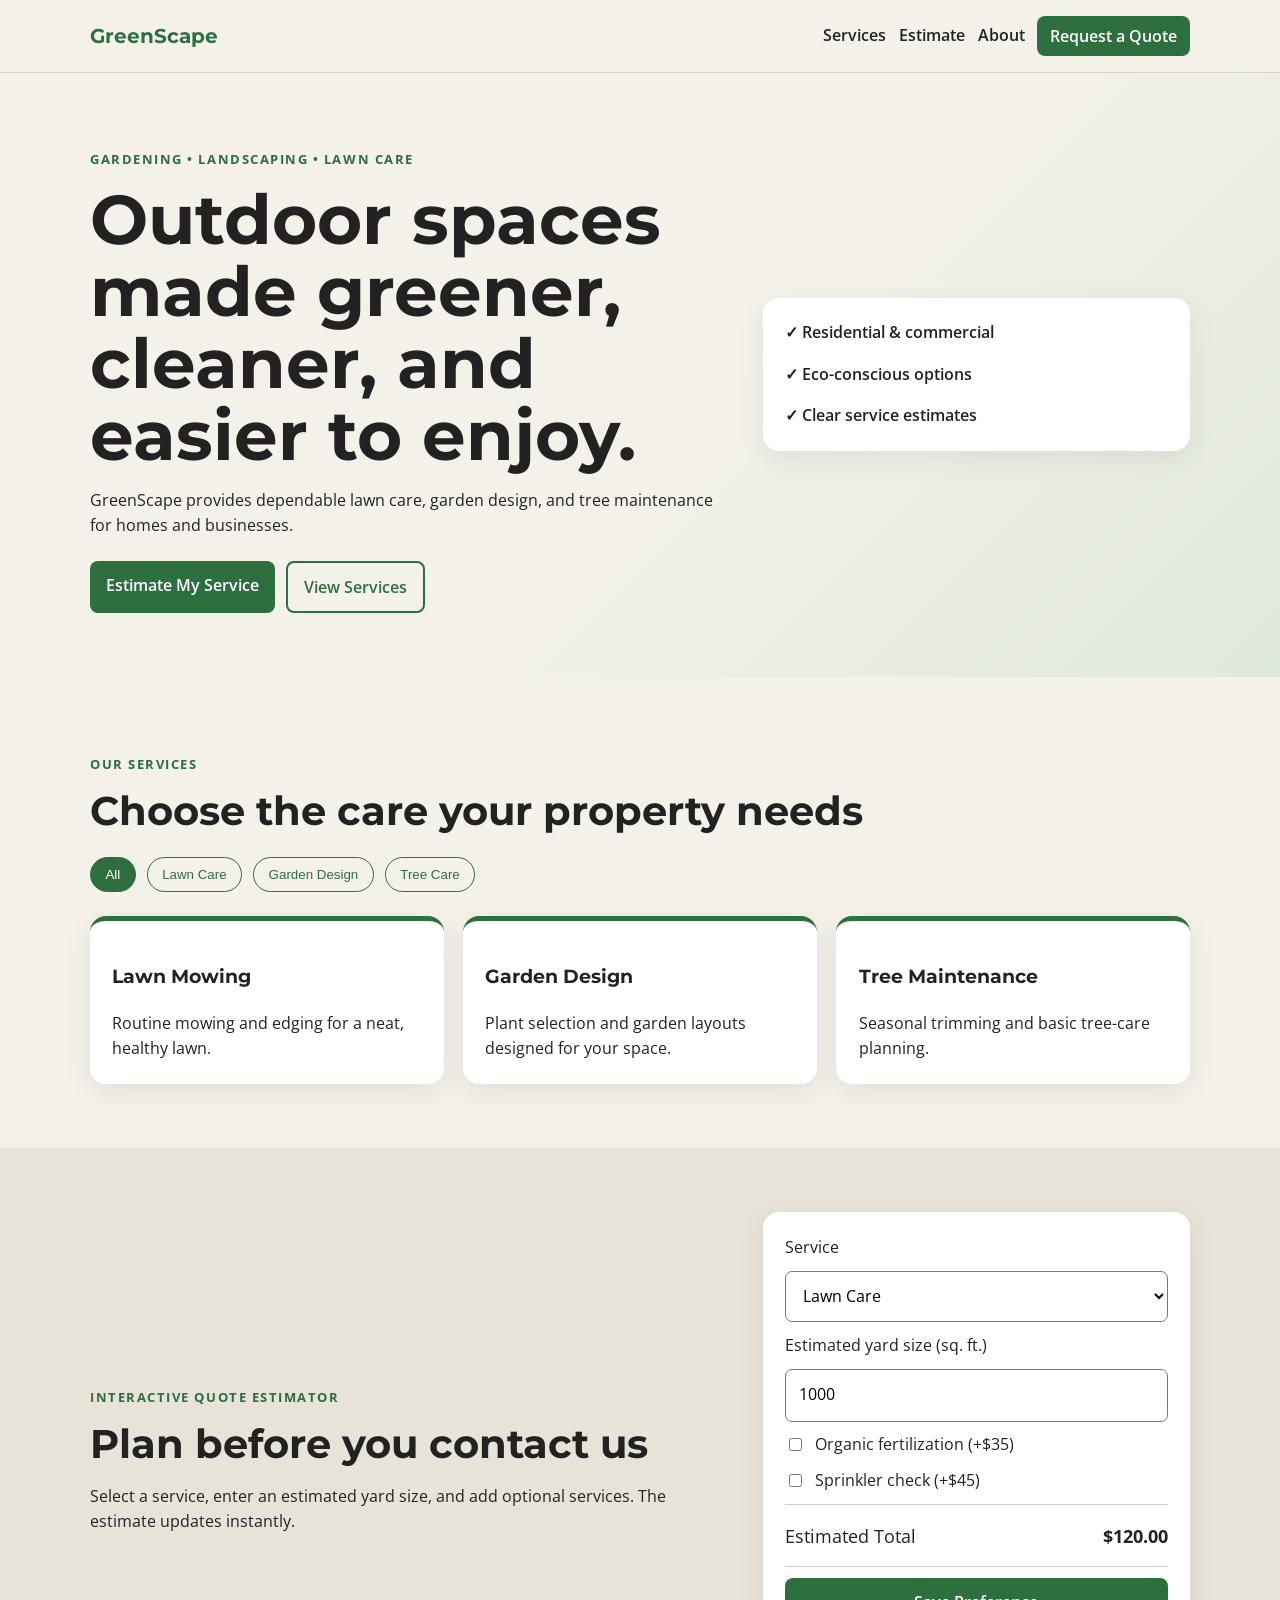
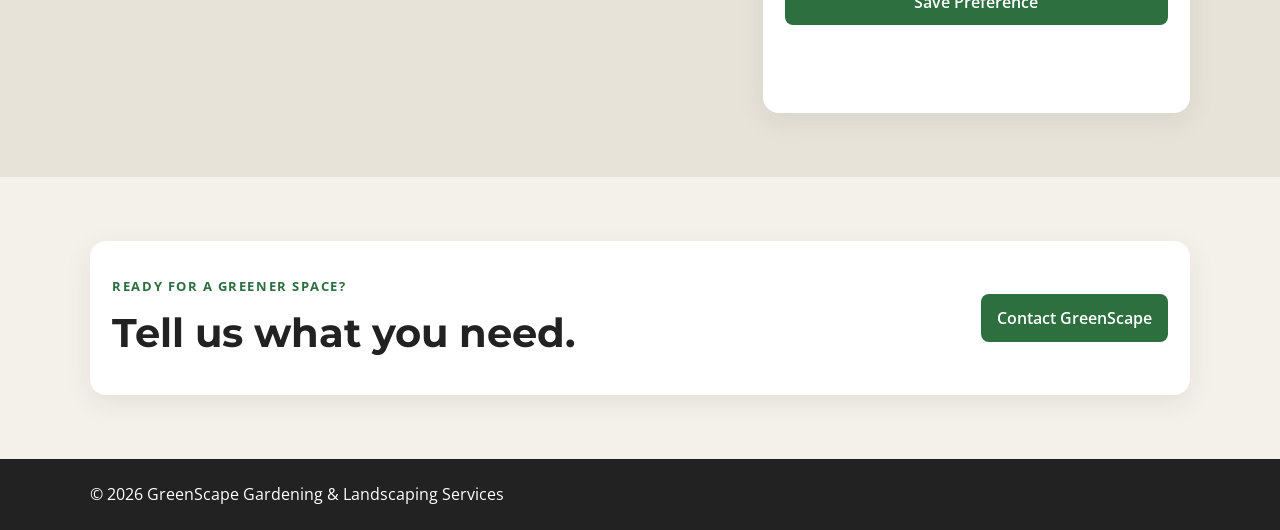
<file: index.html>
<!DOCTYPE html>
<html lang="en">
<head>
  <meta charset="UTF-8">
  <meta name="viewport" content="width=device-width, initial-scale=1.0">
  <title>GreenScape Gardening & Landscaping</title>
  <link rel="preconnect" href="https://fonts.googleapis.com">
  <link rel="preconnect" href="https://fonts.gstatic.com" crossorigin>
  <link href="https://fonts.googleapis.com/css2?family=Montserrat:wght@600;700&family=Open+Sans:wght@400;600&display=swap" rel="stylesheet">
  <link rel="stylesheet" href="styles.css">
</head>
<body>
<header>
  <nav class="nav container" aria-label="Main navigation">
    <a class="brand" href="index.html">GreenScape</a>
    <div class="nav-links">
      <a href="#services">Services</a><a href="#estimate">Estimate</a>
      <a href="about.html">About</a><a class="button small" href="contact.html">Request a Quote</a>
    </div>
  </nav>
</header>
<main>
  <section class="hero">
    <div class="container hero-grid">
      <div>
        <p class="eyebrow">Gardening • Landscaping • Lawn Care</p>
        <h1>Outdoor spaces made greener, cleaner, and easier to enjoy.</h1>
        <p>GreenScape provides dependable lawn care, garden design, and tree maintenance for homes and businesses.</p>
        <div class="actions"><a class="button" href="#estimate">Estimate My Service</a><a class="button secondary" href="#services">View Services</a></div>
      </div>
      <div class="hero-card" aria-label="GreenScape service highlights">
        <span>✓ Residential & commercial</span><span>✓ Eco-conscious options</span><span>✓ Clear service estimates</span>
      </div>
    </div>
  </section>

  <section id="services" class="section container">
    <p class="eyebrow">Our services</p><h2>Choose the care your property needs</h2>
    <div class="filter-row" aria-label="Filter services">
      <button class="filter active" data-category="all">All</button>
      <button class="filter" data-category="lawn">Lawn Care</button>
      <button class="filter" data-category="garden">Garden Design</button>
      <button class="filter" data-category="tree">Tree Care</button>
    </div>
    <div id="serviceCards" class="services-container"></div>
  </section>

  <section id="estimate" class="section surface">
    <div class="container estimate-grid">
      <div><p class="eyebrow">Interactive quote estimator</p><h2>Plan before you contact us</h2>
      <p>Select a service, enter an estimated yard size, and add optional services. The estimate updates instantly.</p></div>
      <form id="estimateForm" class="panel">
        <label for="service">Service</label>
        <select id="service"><option value="lawn">Lawn Care</option><option value="garden">Garden Design</option><option value="tree">Tree Maintenance</option></select>
        <label for="sqft">Estimated yard size (sq. ft.)</label>
        <input id="sqft" type="number" min="100" value="1000">
        <label class="check"><input id="organic" type="checkbox"> Organic fertilization (+$35)</label>
        <label class="check"><input id="sprinkler" type="checkbox"> Sprinkler check (+$45)</label>
        <div class="total">Estimated Total <strong id="total">$120.00</strong></div>
        <button type="button" id="savePreference" class="button">Save Preference</button>
        <p id="saveMessage" class="status" aria-live="polite"></p>
      </form>
    </div>
  </section>

  <section class="section container">
    <div class="cta"><div><p class="eyebrow">Ready for a greener space?</p><h2>Tell us what you need.</h2></div>
    <a class="button" href="pages/contact.html">Contact GreenScape</a></div>
  </section>
</main>
<footer><div class="container">© 2026 GreenScape Gardening & Landscaping Services</div></footer>
<script src="script.js"></script>
</body>
</html>
</file>
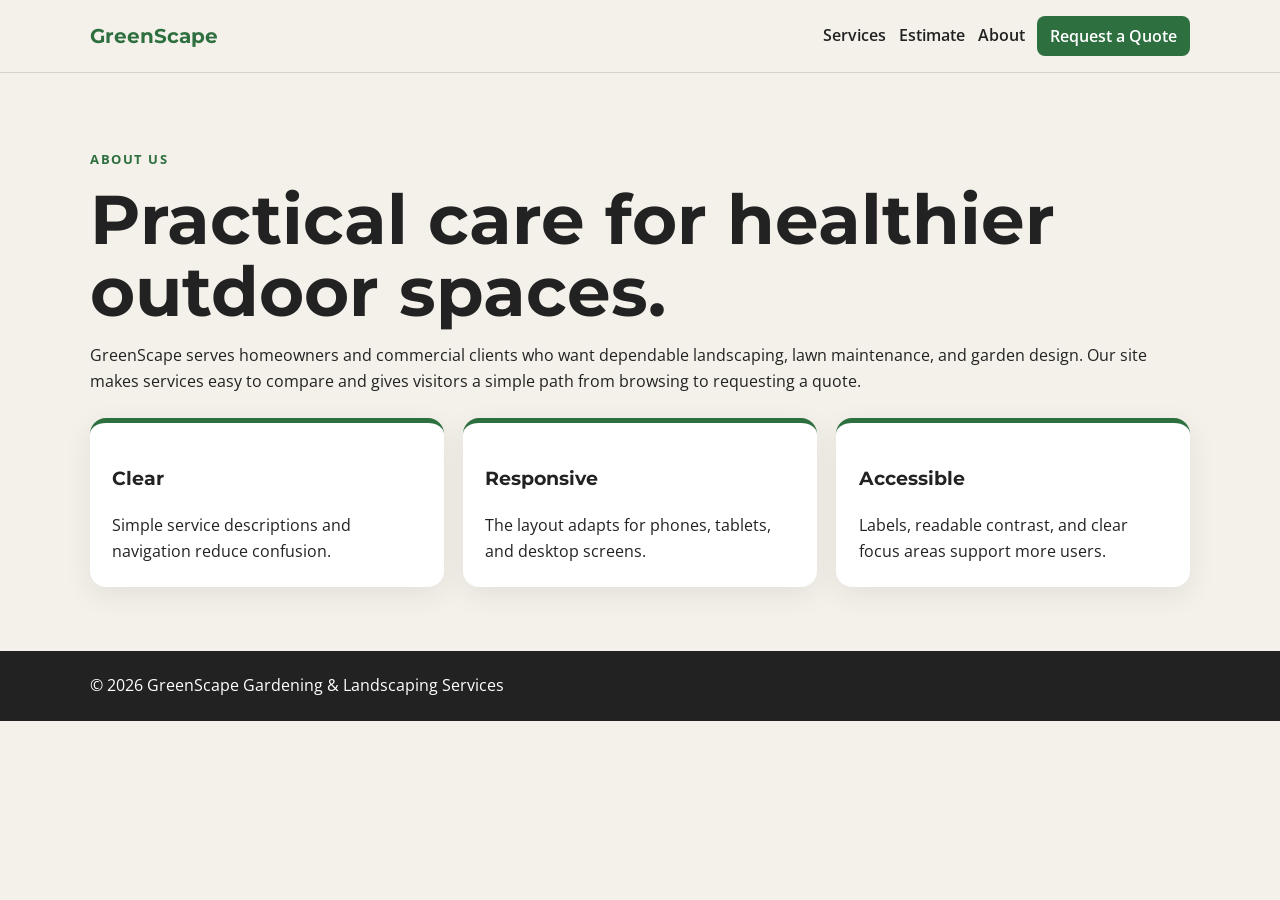
<file: about.html>
<!DOCTYPE html><html lang="en"><head><meta charset="UTF-8"><meta name="viewport" content="width=device-width,initial-scale=1"><title>About | GreenScape</title><link rel="preconnect" href="https://fonts.googleapis.com"><link rel="preconnect" href="https://fonts.gstatic.com" crossorigin><link href="https://fonts.googleapis.com/css2?family=Montserrat:wght@600;700&family=Open+Sans:wght@400;600&display=swap" rel="stylesheet"><link rel="stylesheet" href="../styles.css"></head><body><header><nav class="nav container"><a class="brand" href="../index.html">GreenScape</a><div class="nav-links"><a href="../index.html#services">Services</a><a href="../index.html#estimate">Estimate</a><a href="about.html">About</a><a class="button small" href="contact.html">Request a Quote</a></div></nav></header><main class="section container"><p class="eyebrow">About us</p><h1>Practical care for healthier outdoor spaces.</h1><p>GreenScape serves homeowners and commercial clients who want dependable landscaping, lawn maintenance, and garden design. Our site makes services easy to compare and gives visitors a simple path from browsing to requesting a quote.</p><div class="services-container"><article class="card service-card"><h3>Clear</h3><p>Simple service descriptions and navigation reduce confusion.</p></article><article class="card service-card"><h3>Responsive</h3><p>The layout adapts for phones, tablets, and desktop screens.</p></article><article class="card service-card"><h3>Accessible</h3><p>Labels, readable contrast, and clear focus areas support more users.</p></article></div></main><footer><div class="container">© 2026 GreenScape Gardening & Landscaping Services</div></footer></body></html>
</file>
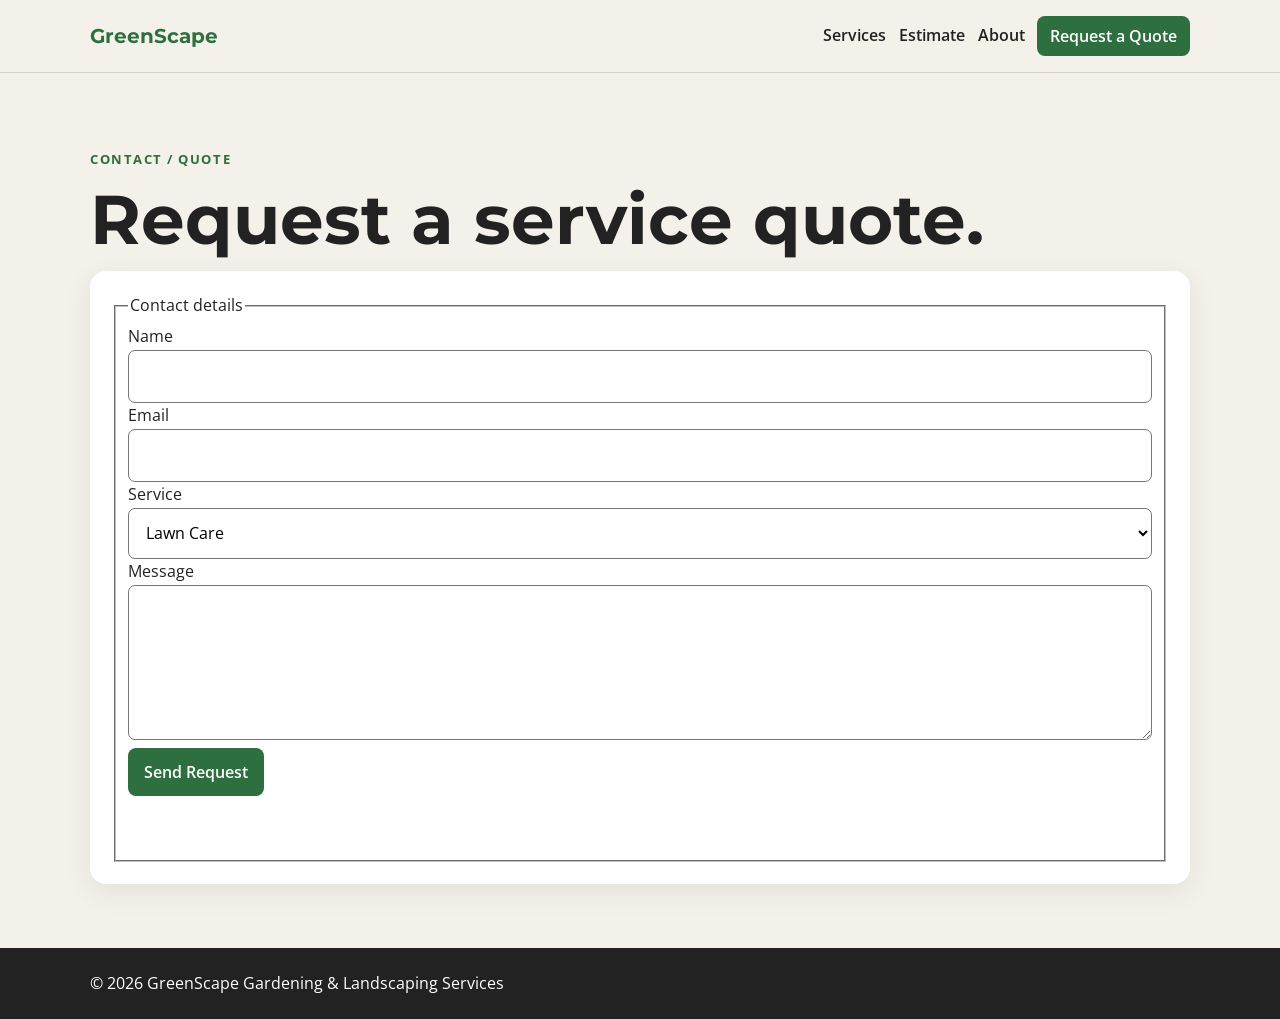
<file: contact.html>
<!DOCTYPE html><html lang="en"><head><meta charset="UTF-8"><meta name="viewport" content="width=device-width,initial-scale=1"><title>Contact | GreenScape</title><link rel="preconnect" href="https://fonts.googleapis.com"><link rel="preconnect" href="https://fonts.gstatic.com" crossorigin><link href="https://fonts.googleapis.com/css2?family=Montserrat:wght@600;700&family=Open+Sans:wght@400;600&display=swap" rel="stylesheet"><link rel="stylesheet" href="styles.css"></head><body><header><nav class="nav container"><a class="brand" href="index.html">GreenScape</a><div class="nav-links"><a href="index.html#services">Services</a><a href="index.html#estimate">Estimate</a><a href="about.html">About</a><a class="button small" href="contact.html">Request a Quote</a></div></nav></header><main class="section container"><p class="eyebrow">Contact / Quote</p><h1>Request a service quote.</h1><div id="welcome" class="welcome" hidden>Welcome back! We remembered your saved package.</div><form id="contactForm" class="panel" novalidate><fieldset><legend>Contact details</legend><label for="name">Name</label><input id="name" required><small id="name-error" class="error-msg"></small><label for="client-email">Email</label><input id="client-email" type="email" required><small id="email-error" class="error-msg"></small><label for="contact-service">Service</label><select id="contact-service"><option value="lawn">Lawn Care</option><option value="garden">Garden Design</option><option value="tree">Tree Maintenance</option></select><label for="message">Message</label><textarea id="message" rows="5" required></textarea><small id="message-error" class="error-msg"></small><button class="button" type="submit">Send Request</button><p id="formStatus" class="status" aria-live="polite"></p></fieldset></form></main><footer><div class="container">© 2026 GreenScape Gardening & Landscaping Services</div></footer><script src="contact.js"></script></body></html>
</file>
<file: styles.css>
*{box-sizing:border-box}html{scroll-behavior:smooth}body{margin:0;background:#F4F1EA;color:#222;font-family:"Open Sans",sans-serif;line-height:1.6}h1,h2,h3,.brand{font-family:Montserrat,sans-serif}h1{font-size:clamp(2.2rem,6vw,4.3rem);line-height:1.05;margin:.3rem 0 1rem}h2{font-size:clamp(1.7rem,4vw,2.5rem);line-height:1.2;margin:.25rem 0 1rem}.container{width:min(1100px,90%);margin:auto}header{background:#F4F1EA;position:sticky;top:0;z-index:10;border-bottom:1px solid #d8d3c8}.nav{display:flex;flex-direction:column;gap:.75rem;padding:1rem 0}.brand{color:#2E6F40;text-decoration:none;font-weight:700;font-size:1.25rem}.nav-links{display:flex;flex-wrap:wrap;gap:.8rem;align-items:center}.nav-links a{color:#222;text-decoration:none;font-weight:600}.button{display:inline-block;border:0;border-radius:8px;background:#2E6F40;color:#fff!important;text-decoration:none;padding:.8rem 1rem;font:600 1rem "Open Sans";cursor:pointer}.button.small{padding:.55rem .8rem}.button.secondary{background:transparent;color:#2E6F40!important;border:2px solid #2E6F40}.hero{padding:4rem 0;background:linear-gradient(135deg,#F4F1EA 55%,#dfe9d9)}.hero-grid,.estimate-grid{display:grid;gap:2rem}.hero-card,.panel,.card,.cta{background:#fff;border-radius:16px;padding:1.4rem;box-shadow:0 8px 28px rgba(34,34,34,.08)}.hero-card{display:grid;gap:1rem;align-content:center;font-weight:600}.eyebrow{text-transform:uppercase;letter-spacing:.12em;color:#2E6F40;font-weight:700;font-size:.8rem}.actions,.filter-row{display:flex;gap:.7rem;flex-wrap:wrap;margin-top:1.4rem}.section{padding:4rem 0}.surface{background:#e7e3d9}.services-container{display:flex;flex-direction:column;gap:1.2rem;margin-top:1.5rem}.card{border-top:5px solid #2E6F40}.card p{margin-bottom:0}.filter{border:1px solid #2E6F40;background:transparent;color:#2E6F40;border-radius:999px;padding:.55rem .9rem;cursor:pointer}.filter.active{background:#2E6F40;color:#fff}.panel{display:grid;gap:.65rem}.panel input,.panel select,.panel textarea{width:100%;padding:.8rem;border:1px solid #777;border-radius:7px;font:inherit;background:#fff}.check{display:flex;gap:.6rem;align-items:center}.check input{width:auto}.total{display:flex;justify-content:space-between;font-size:1.15rem;padding:1rem 0;border-top:1px solid #ccc;border-bottom:1px solid #ccc}.status{min-height:1.4em;color:#2E6F40;font-weight:600}.cta{display:flex;flex-direction:column;gap:1rem;align-items:flex-start}footer{background:#222;color:#fff;padding:1.4rem 0}.error-msg{color:#9b1c1c;font-size:.88rem;min-height:1.2em}.input-error{border:2px solid #9b1c1c!important}.welcome{background:#dfe9d9;border-left:4px solid #2E6F40;padding:.8rem;margin-bottom:1rem}
@media(min-width:768px){.nav{flex-direction:row;justify-content:space-between;align-items:center}.hero-grid,.estimate-grid{grid-template-columns:1.2fr .8fr;align-items:center}.services-container{flex-direction:row;flex-wrap:wrap}.service-card{flex:1 1 calc(33.333% - 1.2rem)}.cta{flex-direction:row;align-items:center;justify-content:space-between}}
</file>
